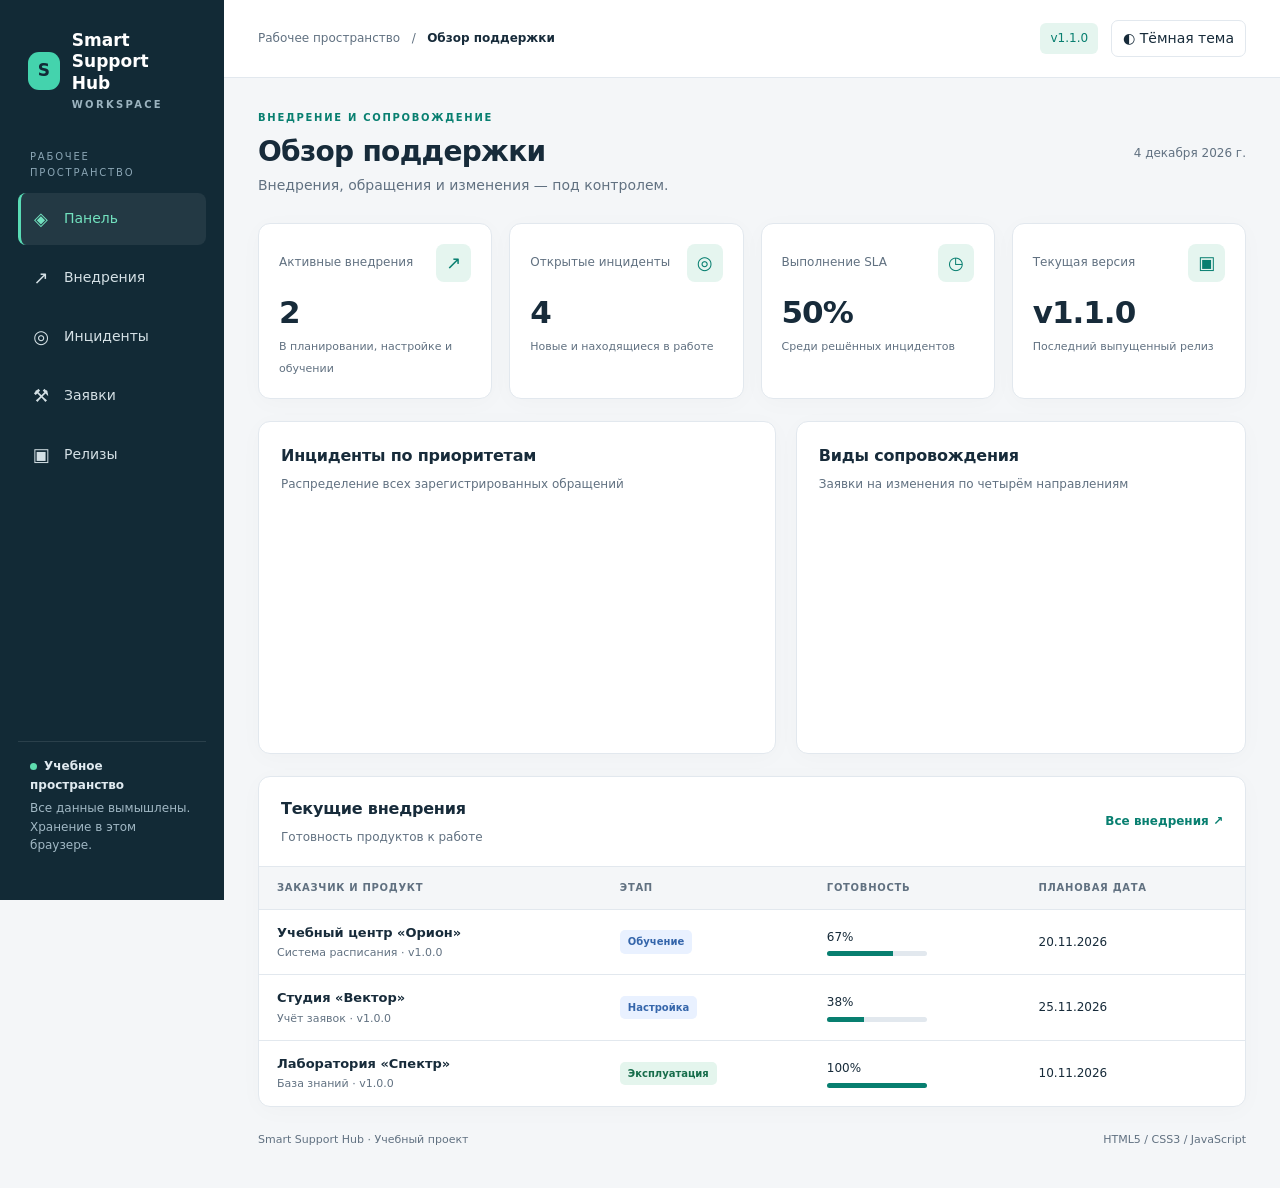
<file: index.html>
<!doctype html><html lang="ru"><head><meta charset="utf-8"><meta name="viewport" content="width=device-width,initial-scale=1"><meta name="description" content="Smart Support Hub — внедрение и сопровождение программного продукта"><title>Обзор поддержки — Smart Support Hub</title><link rel="icon" href="data:,"><link rel="stylesheet" href="assets/css/style.css?v=1.1.0"></head><body><a class="skip" href="#main">К содержимому</a><aside class="sidebar"><a class="brand" href="index.html"><span class="brand-mark">S</span><span>Smart Support<br> Hub<small>WORKSPACE</small></span></a><div class="nav-label">РАБОЧЕЕ ПРОСТРАНСТВО</div><nav class="nav" aria-label="Основная навигация"><a href="index.html" aria-current="page"><span class="nav-icon" aria-hidden="true">◈</span>Панель</a><a href="deployments.html"><span class="nav-icon" aria-hidden="true">↗</span>Внедрения</a><a href="incidents.html"><span class="nav-icon" aria-hidden="true">◎</span>Инциденты</a><a href="maintenance.html"><span class="nav-icon" aria-hidden="true">⚒</span>Заявки</a><a href="releases.html"><span class="nav-icon" aria-hidden="true">▣</span>Релизы</a></nav><div class="side-note"><strong><span class="status-dot"></span>Учебное пространство</strong>Все данные вымышлены.<br>Хранение в этом браузере.</div></aside><div class="workspace"><header class="topbar"><div class="breadcrumb">Рабочее пространство &nbsp; / &nbsp; <strong>Обзор поддержки</strong></div><div class="top-actions"><span class="version-chip" data-current-version></span><button class="theme-button" id="themeButton" type="button">Сменить тему</button></div></header><main id="main"><div class="page-heading"><div><div class="eyebrow">ВНЕДРЕНИЕ И СОПРОВОЖДЕНИЕ</div><h1>Обзор поддержки</h1><p class="muted">Внедрения, обращения и изменения — под контролем.</p></div><span class="date-label" id="today"></span></div><section class="kpis" aria-label="Основные показатели" id="kpis"></section><section class="chart-grid" aria-label="Аналитика"><article class="card chart-card"><h2>Инциденты по приоритетам</h2><p>Распределение всех зарегистрированных обращений</p><div class="chart-box"><canvas id="priorityChart" role="img" aria-label="Столбчатый график инцидентов по приоритетам"></canvas></div></article><article class="card chart-card"><h2>Виды сопровождения</h2><p>Заявки на изменения по четырём направлениям</p><div class="chart-box"><canvas id="requestChart" role="img" aria-label="Кольцевой график видов сопровождения"></canvas></div></article></section><section class="card"><div class="card-header"><div><h2>Текущие внедрения</h2><p>Готовность продуктов к работе</p></div><a class="text-link" href="deployments.html">Все внедрения ↗</a></div><div class="table-wrap"><table><thead><tr><th>Заказчик и продукт</th><th>Этап</th><th>Готовность</th><th>Плановая дата</th></tr></thead><tbody id="deploymentOverview"></tbody></table></div></section><footer class="footer"><span>Smart Support Hub · Учебный проект</span><span>HTML5 / CSS3 / JavaScript</span></footer></main></div><div id="toast" class="toast" role="status" hidden></div><script src="assets/js/data.js?v=1.1.0" defer></script><script src="assets/js/storage.js?v=1.1.0" defer></script><script src="assets/js/common.js?v=1.1.0" defer></script><script src="assets/vendor/chart.umd.js?v=1.1.0" defer></script><script src="assets/js/dashboard.js?v=1.1.0" defer></script></body></html>
</file>
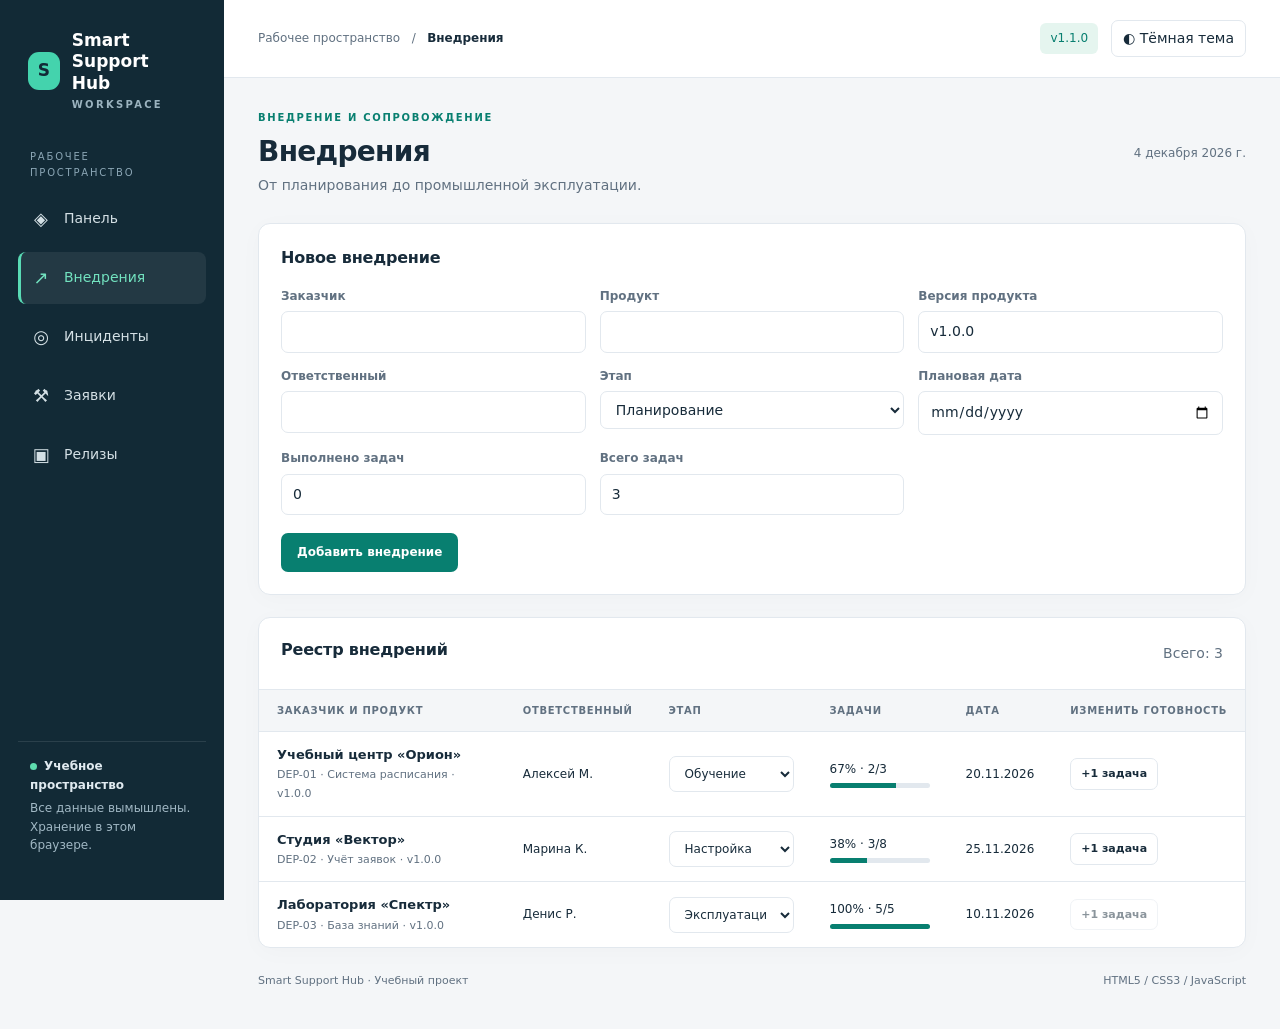
<file: deployments.html>
<!doctype html><html lang="ru"><head><meta charset="utf-8"><meta name="viewport" content="width=device-width,initial-scale=1"><meta name="description" content="Smart Support Hub — внедрение и сопровождение программного продукта"><title>Внедрения — Smart Support Hub</title><link rel="icon" href="data:,"><link rel="stylesheet" href="assets/css/style.css?v=1.1.0"></head><body><a class="skip" href="#main">К содержимому</a><aside class="sidebar"><a class="brand" href="index.html"><span class="brand-mark">S</span><span>Smart Support<br> Hub<small>WORKSPACE</small></span></a><div class="nav-label">РАБОЧЕЕ ПРОСТРАНСТВО</div><nav class="nav" aria-label="Основная навигация"><a href="index.html"><span class="nav-icon" aria-hidden="true">◈</span>Панель</a><a href="deployments.html" aria-current="page"><span class="nav-icon" aria-hidden="true">↗</span>Внедрения</a><a href="incidents.html"><span class="nav-icon" aria-hidden="true">◎</span>Инциденты</a><a href="maintenance.html"><span class="nav-icon" aria-hidden="true">⚒</span>Заявки</a><a href="releases.html"><span class="nav-icon" aria-hidden="true">▣</span>Релизы</a></nav><div class="side-note"><strong><span class="status-dot"></span>Учебное пространство</strong>Все данные вымышлены.<br>Хранение в этом браузере.</div></aside><div class="workspace"><header class="topbar"><div class="breadcrumb">Рабочее пространство &nbsp; / &nbsp; <strong>Внедрения</strong></div><div class="top-actions"><span class="version-chip" data-current-version></span><button class="theme-button" id="themeButton" type="button">Сменить тему</button></div></header><main id="main"><div class="page-heading"><div><div class="eyebrow">ВНЕДРЕНИЕ И СОПРОВОЖДЕНИЕ</div><h1>Внедрения</h1><p class="muted">От планирования до промышленной эксплуатации.</p></div><span class="date-label" id="today"></span></div><section class="card form-card"><h2>Новое внедрение</h2><form id="deploymentForm" novalidate><div class="form-grid"><div class="field"><label for="client">Заказчик</label><input id="client" name="client" required maxlength="100"></div><div class="field"><label for="product">Продукт</label><input id="product" name="product" required maxlength="100"></div><div class="field"><label for="version">Версия продукта</label><input id="version" name="version" value="v1.0.0" required></div><div class="field"><label for="owner">Ответственный</label><input id="owner" name="owner" required maxlength="80"></div><div class="field"><label for="stage">Этап</label><select id="stage" name="stage"></select></div><div class="field"><label for="plannedDate">Плановая дата</label><input id="plannedDate" name="plannedDate" type="date" required></div><div class="field"><label for="done">Выполнено задач</label><input id="done" name="done" type="number" min="0" step="1" value="0" required></div><div class="field"><label for="total">Всего задач</label><input id="total" name="total" type="number" min="1" step="1" value="3" required></div></div><div class="form-footer"><button class="button">Добавить внедрение</button><span class="error" role="alert" id="formError"></span></div></form></section><section class="card"><div class="card-header"><h2>Реестр внедрений</h2><span class="muted" id="recordCount"></span></div><div class="table-wrap"><table><thead><tr><th>Заказчик и продукт</th><th>Ответственный</th><th>Этап</th><th>Задачи</th><th>Дата</th><th>Изменить готовность</th></tr></thead><tbody id="deploymentTable"></tbody></table></div></section><footer class="footer"><span>Smart Support Hub · Учебный проект</span><span>HTML5 / CSS3 / JavaScript</span></footer></main></div><div id="toast" class="toast" role="status" hidden></div><script src="assets/js/data.js?v=1.1.0" defer></script><script src="assets/js/storage.js?v=1.1.0" defer></script><script src="assets/js/common.js?v=1.1.0" defer></script><script src="assets/js/deployments.js?v=1.1.0" defer></script></body></html>
</file>
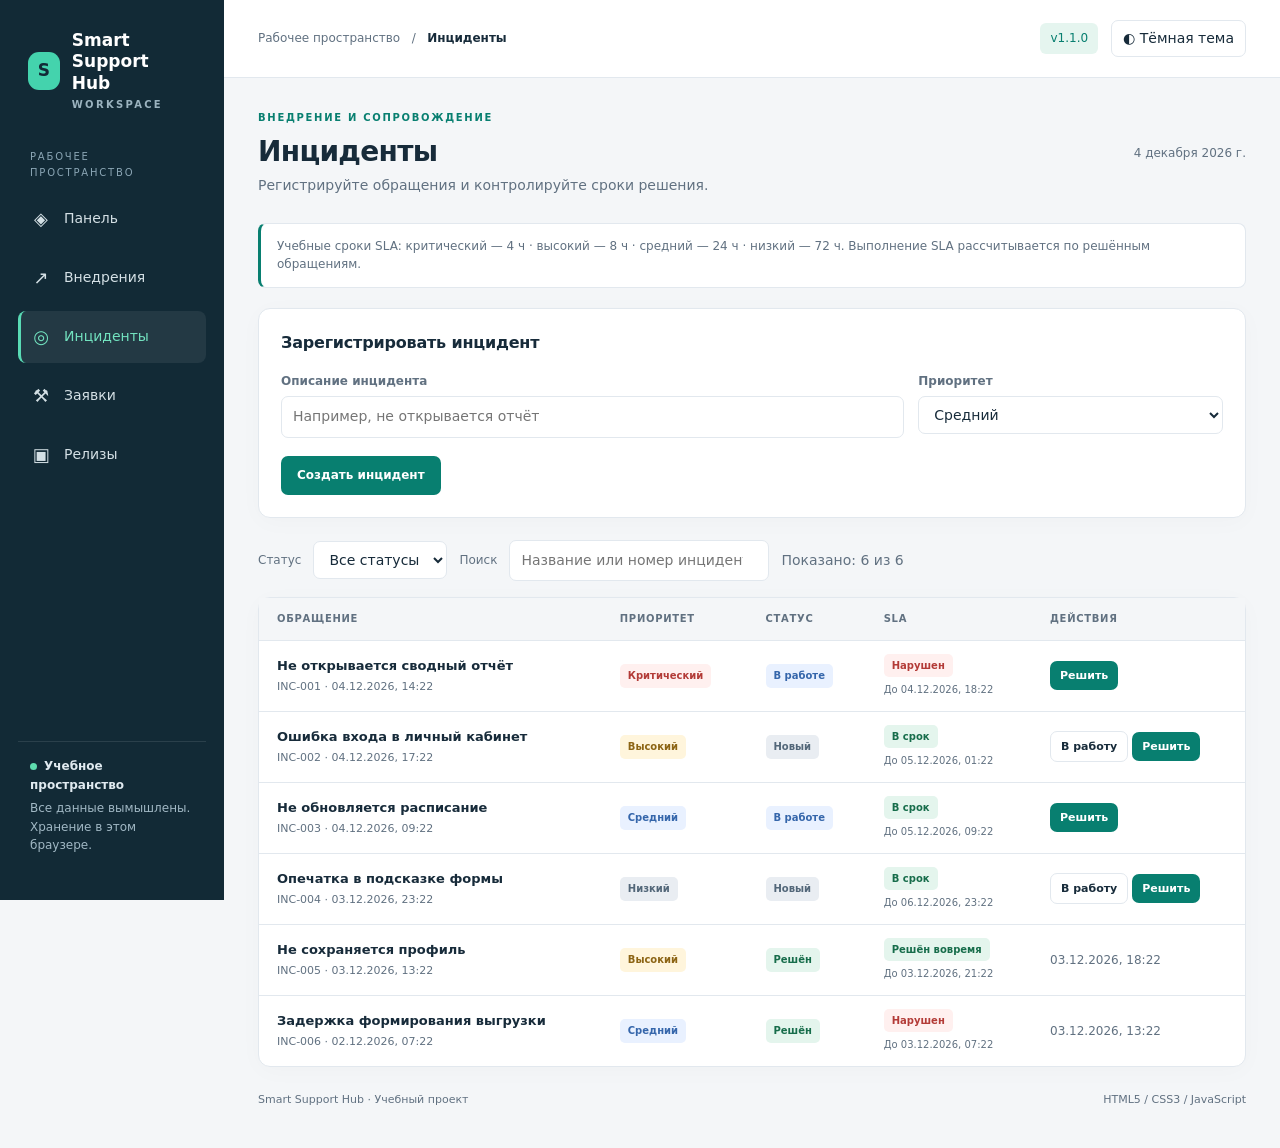
<file: incidents.html>
<!doctype html><html lang="ru"><head><meta charset="utf-8"><meta name="viewport" content="width=device-width,initial-scale=1"><meta name="description" content="Smart Support Hub — внедрение и сопровождение программного продукта"><title>Инциденты — Smart Support Hub</title><link rel="icon" href="data:,"><link rel="stylesheet" href="assets/css/style.css?v=1.1.0"></head><body><a class="skip" href="#main">К содержимому</a><aside class="sidebar"><a class="brand" href="index.html"><span class="brand-mark">S</span><span>Smart Support<br> Hub<small>WORKSPACE</small></span></a><div class="nav-label">РАБОЧЕЕ ПРОСТРАНСТВО</div><nav class="nav" aria-label="Основная навигация"><a href="index.html"><span class="nav-icon" aria-hidden="true">◈</span>Панель</a><a href="deployments.html"><span class="nav-icon" aria-hidden="true">↗</span>Внедрения</a><a href="incidents.html" aria-current="page"><span class="nav-icon" aria-hidden="true">◎</span>Инциденты</a><a href="maintenance.html"><span class="nav-icon" aria-hidden="true">⚒</span>Заявки</a><a href="releases.html"><span class="nav-icon" aria-hidden="true">▣</span>Релизы</a></nav><div class="side-note"><strong><span class="status-dot"></span>Учебное пространство</strong>Все данные вымышлены.<br>Хранение в этом браузере.</div></aside><div class="workspace"><header class="topbar"><div class="breadcrumb">Рабочее пространство &nbsp; / &nbsp; <strong>Инциденты</strong></div><div class="top-actions"><span class="version-chip" data-current-version></span><button class="theme-button" id="themeButton" type="button">Сменить тему</button></div></header><main id="main"><div class="page-heading"><div><div class="eyebrow">ВНЕДРЕНИЕ И СОПРОВОЖДЕНИЕ</div><h1>Инциденты</h1><p class="muted">Регистрируйте обращения и контролируйте сроки решения.</p></div><span class="date-label" id="today"></span></div><div class="notice">Учебные сроки SLA: критический — 4 ч · высокий — 8 ч · средний — 24 ч · низкий — 72 ч. Выполнение SLA рассчитывается по решённым обращениям.</div><section class="card form-card"><h2>Зарегистрировать инцидент</h2><form id="incidentForm" novalidate><div class="form-grid"><div class="field wide"><label for="title">Описание инцидента</label><input id="title" name="title" required maxlength="180" placeholder="Например, не открывается отчёт"></div><div class="field"><label for="priority">Приоритет</label><select id="priority" name="priority"></select></div></div><div class="form-footer"><button class="button">Создать инцидент</button><span class="error" role="alert" id="formError"></span></div></form></section><div class="filters"><label for="statusFilter">Статус</label><select id="statusFilter"><option value="all">Все статусы</option></select><label for="incidentSearch">Поиск</label><input id="incidentSearch" type="search" placeholder="Название или номер инцидента"><span id="incidentCount" class="muted"></span></div><section class="card"><div class="table-wrap"><table><thead><tr><th>Обращение</th><th>Приоритет</th><th>Статус</th><th>SLA</th><th>Действия</th></tr></thead><tbody id="incidentTable"></tbody></table></div></section><footer class="footer"><span>Smart Support Hub · Учебный проект</span><span>HTML5 / CSS3 / JavaScript</span></footer></main></div><div id="toast" class="toast" role="status" hidden></div><script src="assets/js/data.js?v=1.1.0" defer></script><script src="assets/js/storage.js?v=1.1.0" defer></script><script src="assets/js/common.js?v=1.1.0" defer></script><script src="assets/js/incidents.js?v=1.1.0" defer></script></body></html>
</file>
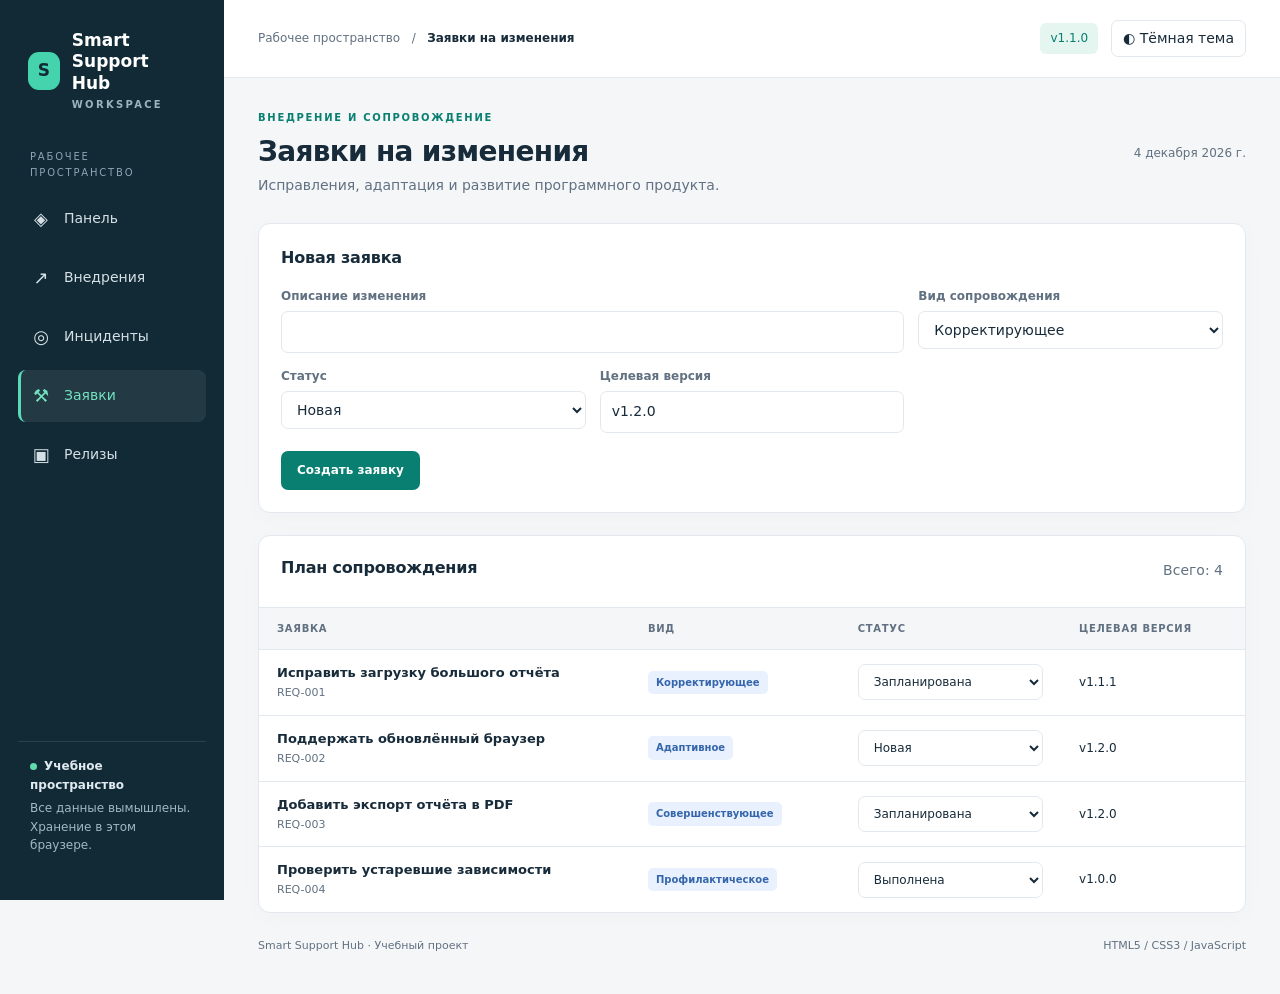
<file: maintenance.html>
<!doctype html><html lang="ru"><head><meta charset="utf-8"><meta name="viewport" content="width=device-width,initial-scale=1"><meta name="description" content="Smart Support Hub — внедрение и сопровождение программного продукта"><title>Заявки на изменения — Smart Support Hub</title><link rel="icon" href="data:,"><link rel="stylesheet" href="assets/css/style.css?v=1.1.0"></head><body><a class="skip" href="#main">К содержимому</a><aside class="sidebar"><a class="brand" href="index.html"><span class="brand-mark">S</span><span>Smart Support<br> Hub<small>WORKSPACE</small></span></a><div class="nav-label">РАБОЧЕЕ ПРОСТРАНСТВО</div><nav class="nav" aria-label="Основная навигация"><a href="index.html"><span class="nav-icon" aria-hidden="true">◈</span>Панель</a><a href="deployments.html"><span class="nav-icon" aria-hidden="true">↗</span>Внедрения</a><a href="incidents.html"><span class="nav-icon" aria-hidden="true">◎</span>Инциденты</a><a href="maintenance.html" aria-current="page"><span class="nav-icon" aria-hidden="true">⚒</span>Заявки</a><a href="releases.html"><span class="nav-icon" aria-hidden="true">▣</span>Релизы</a></nav><div class="side-note"><strong><span class="status-dot"></span>Учебное пространство</strong>Все данные вымышлены.<br>Хранение в этом браузере.</div></aside><div class="workspace"><header class="topbar"><div class="breadcrumb">Рабочее пространство &nbsp; / &nbsp; <strong>Заявки на изменения</strong></div><div class="top-actions"><span class="version-chip" data-current-version></span><button class="theme-button" id="themeButton" type="button">Сменить тему</button></div></header><main id="main"><div class="page-heading"><div><div class="eyebrow">ВНЕДРЕНИЕ И СОПРОВОЖДЕНИЕ</div><h1>Заявки на изменения</h1><p class="muted">Исправления, адаптация и развитие программного продукта.</p></div><span class="date-label" id="today"></span></div><section class="card form-card"><h2>Новая заявка</h2><form id="requestForm" novalidate><div class="form-grid"><div class="field wide"><label for="requestTitle">Описание изменения</label><input id="requestTitle" name="title" required maxlength="180"></div><div class="field"><label for="type">Вид сопровождения</label><select id="type" name="type"></select></div><div class="field"><label for="requestStatus">Статус</label><select id="requestStatus" name="status"></select></div><div class="field"><label for="targetVersion">Целевая версия</label><input id="targetVersion" name="targetVersion" value="v1.2.0" required></div></div><div class="form-footer"><button class="button">Создать заявку</button><span class="error" role="alert" id="formError"></span></div></form></section><section class="card"><div class="card-header"><h2>План сопровождения</h2><span class="muted" id="recordCount"></span></div><div class="table-wrap"><table><thead><tr><th>Заявка</th><th>Вид</th><th>Статус</th><th>Целевая версия</th></tr></thead><tbody id="requestTable"></tbody></table></div></section><footer class="footer"><span>Smart Support Hub · Учебный проект</span><span>HTML5 / CSS3 / JavaScript</span></footer></main></div><div id="toast" class="toast" role="status" hidden></div><script src="assets/js/data.js?v=1.1.0" defer></script><script src="assets/js/storage.js?v=1.1.0" defer></script><script src="assets/js/common.js?v=1.1.0" defer></script><script src="assets/js/maintenance.js?v=1.1.0" defer></script></body></html>
</file>
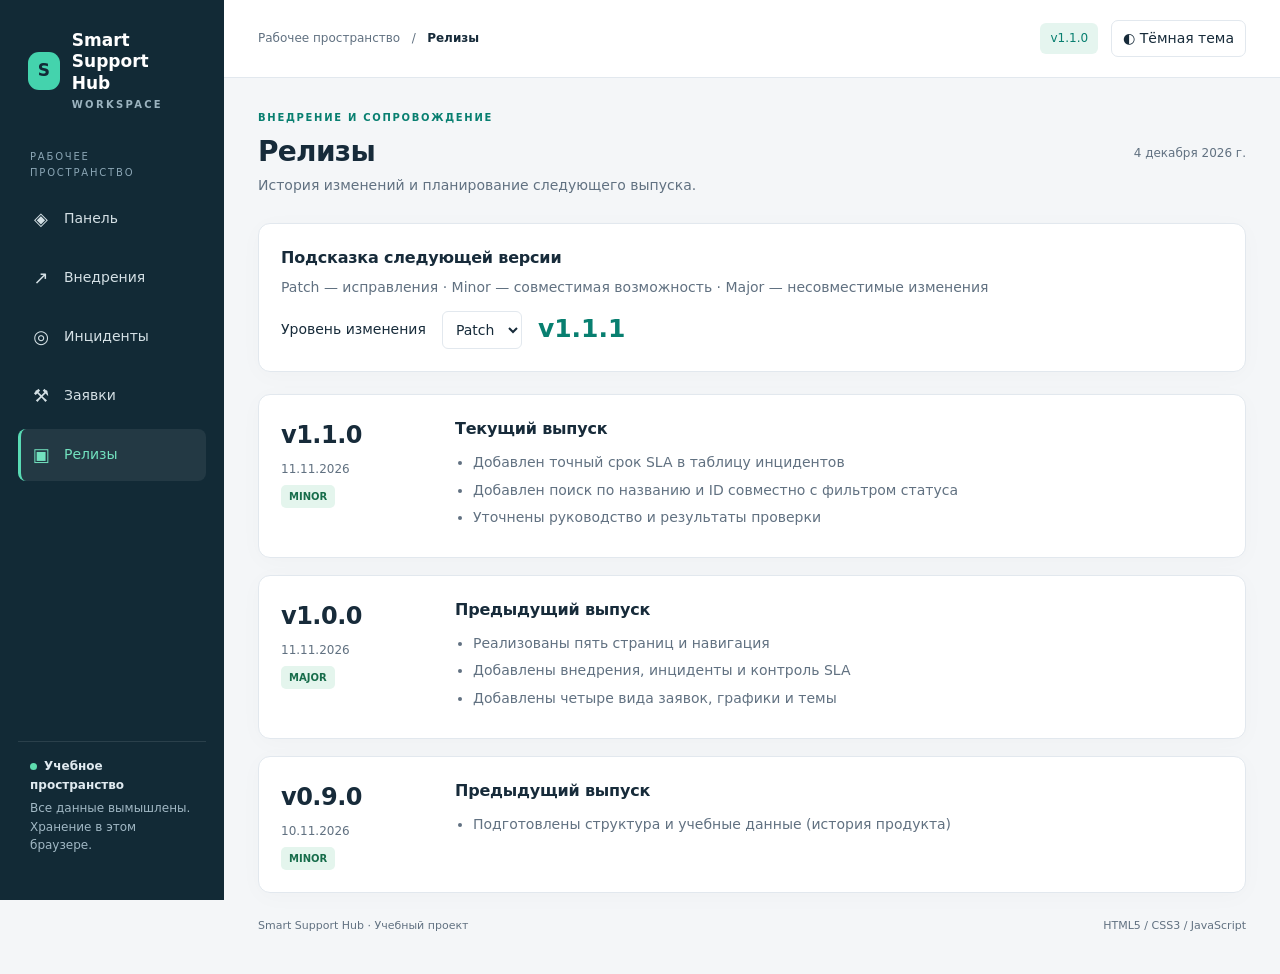
<file: releases.html>
<!doctype html><html lang="ru"><head><meta charset="utf-8"><meta name="viewport" content="width=device-width,initial-scale=1"><meta name="description" content="Smart Support Hub — внедрение и сопровождение программного продукта"><title>Релизы — Smart Support Hub</title><link rel="icon" href="data:,"><link rel="stylesheet" href="assets/css/style.css?v=1.1.0"></head><body><a class="skip" href="#main">К содержимому</a><aside class="sidebar"><a class="brand" href="index.html"><span class="brand-mark">S</span><span>Smart Support<br> Hub<small>WORKSPACE</small></span></a><div class="nav-label">РАБОЧЕЕ ПРОСТРАНСТВО</div><nav class="nav" aria-label="Основная навигация"><a href="index.html"><span class="nav-icon" aria-hidden="true">◈</span>Панель</a><a href="deployments.html"><span class="nav-icon" aria-hidden="true">↗</span>Внедрения</a><a href="incidents.html"><span class="nav-icon" aria-hidden="true">◎</span>Инциденты</a><a href="maintenance.html"><span class="nav-icon" aria-hidden="true">⚒</span>Заявки</a><a href="releases.html" aria-current="page"><span class="nav-icon" aria-hidden="true">▣</span>Релизы</a></nav><div class="side-note"><strong><span class="status-dot"></span>Учебное пространство</strong>Все данные вымышлены.<br>Хранение в этом браузере.</div></aside><div class="workspace"><header class="topbar"><div class="breadcrumb">Рабочее пространство &nbsp; / &nbsp; <strong>Релизы</strong></div><div class="top-actions"><span class="version-chip" data-current-version></span><button class="theme-button" id="themeButton" type="button">Сменить тему</button></div></header><main id="main"><div class="page-heading"><div><div class="eyebrow">ВНЕДРЕНИЕ И СОПРОВОЖДЕНИЕ</div><h1>Релизы</h1><p class="muted">История изменений и планирование следующего выпуска.</p></div><span class="date-label" id="today"></span></div><section class="card form-card"><h2>Подсказка следующей версии</h2><p class="muted">Patch — исправления · Minor — совместимая возможность · Major — несовместимые изменения</p><div class="semver"><label for="releaseLevel">Уровень изменения</label><select id="releaseLevel"><option value="patch">Patch</option><option value="minor">Minor</option><option value="major">Major</option></select><output id="nextVersion" for="releaseLevel"></output></div></section><section class="release-list" id="releaseList" aria-label="История релизов"></section><footer class="footer"><span>Smart Support Hub · Учебный проект</span><span>HTML5 / CSS3 / JavaScript</span></footer></main></div><div id="toast" class="toast" role="status" hidden></div><script src="assets/js/data.js?v=1.1.0" defer></script><script src="assets/js/storage.js?v=1.1.0" defer></script><script src="assets/js/common.js?v=1.1.0" defer></script><script src="assets/js/releases.js?v=1.1.0" defer></script></body></html>
</file>
<file: assets/css/style.css>
:root{--bg:#f4f6f8;--card:#fff;--text:#172b3a;--muted:#617181;--line:#e2e8ee;--accent:#087f70;--soft:#e5f5ef;--sidebar:#122a36;--shadow:0 4px 24px #14293506;color-scheme:light}
:root[data-theme=dark]{--bg:#10212b;--card:#172e3a;--text:#edf4f8;--muted:#a7bac6;--line:#2c4654;--accent:#70dfc5;--soft:#21453f;--sidebar:#0a1a23;--shadow:none;color-scheme:dark}
*{box-sizing:border-box}body{margin:0;background:var(--bg);color:var(--text);font:14px/1.55 'DejaVu Sans','Segoe UI',Arial,sans-serif}a{color:inherit}button,input,select,textarea{font:inherit}button,a,input,select,textarea{outline-offset:4px}button{cursor:pointer}button:focus-visible,a:focus-visible{outline:3px solid #37bcaa}button:disabled{opacity:.5;cursor:default}.skip{position:absolute;left:260px;top:-60px;background:var(--card);padding:12px;z-index:99}.skip:focus{top:8px}.sidebar{width:224px;position:fixed;inset:0 auto 0 0;background:var(--sidebar);color:#d4e0e5;padding:30px 18px;display:flex;flex-direction:column;z-index:4}.brand{text-decoration:none;display:flex;gap:12px;align-items:center;color:#fff;font-weight:750;font-size:17px;line-height:1.25;padding:0 10px 30px}.brand-mark{display:grid;place-items:center;background:#44d3ad;color:#122a36;width:36px;height:38px;border-radius:11px;font-weight:800}.brand small{display:block;font-size:10px;color:#9bb3bf;letter-spacing:2.3px;margin-top:5px}.nav-label{font-size:10px;letter-spacing:1.8px;color:#8ba6b5;margin:8px 12px 13px}.nav{display:grid;gap:7px}.nav a{text-decoration:none;padding:12px;border-radius:8px;display:flex;align-items:center;gap:12px;font-size:14px}.nav a:hover{background:#ffffff0a}.nav a[aria-current=page]{background:#ffffff12;color:#72e2bf;border-left:3px solid #59dbb5;padding-left:9px}.nav-icon{width:22px;text-align:center;font-size:18px}.side-note{margin-top:auto;padding:15px 12px;border-top:1px solid #ffffff1a;font-size:12px;color:#a1b8c4}.side-note strong{display:block;color:#e0eaf0;margin-bottom:5px}.status-dot{display:inline-block;width:7px;height:7px;background:#5edcaf;border-radius:50%;margin-right:7px}.workspace{margin-left:224px;min-width:0}.topbar{height:78px;padding:0 34px;display:flex;justify-content:space-between;align-items:center;background:var(--card);border-bottom:1px solid var(--line);gap:12px}.breadcrumb{color:var(--muted);font-size:12px}.breadcrumb strong{color:var(--text);font-weight:600}.top-actions{display:flex;align-items:center;gap:13px}.version-chip{font-size:12px;color:var(--accent);background:var(--soft);padding:6px 10px;border-radius:6px}.theme-button{background:transparent;border:1px solid var(--line);color:var(--text);padding:7px 11px;border-radius:7px}main{max-width:1600px;margin:auto;padding:32px 34px 40px}h1{font-size:28px;letter-spacing:-.7px;margin:2px 0 7px;line-height:1.2}h2{font-size:16px;margin:0 0 6px;letter-spacing:-.2px}h3{font-size:15px;margin:0 0 6px}p{margin:0 0 12px}.muted{color:var(--muted)}.eyebrow{font-size:10px;letter-spacing:1.7px;text-transform:uppercase;color:var(--accent);font-weight:700;margin-bottom:9px}.page-heading{display:flex;justify-content:space-between;align-items:center;gap:16px;margin-bottom:26px}.page-heading p{margin:0}.date-label{color:var(--muted);font-size:12px}.kpis{display:grid;grid-template-columns:repeat(4,minmax(0,1fr));gap:17px;margin-bottom:22px}.card{background:var(--card);border:1px solid var(--line);border-radius:12px;box-shadow:var(--shadow)}.kpi{padding:20px}.kpi-top{display:flex;justify-content:space-between;align-items:center;color:var(--muted);font-size:12px}.kpi-icon{color:var(--accent);background:var(--soft);border-radius:8px;padding:5px 10px;font-size:18px}.kpi-value{display:block;font-size:31px;letter-spacing:-1px;font-weight:720;margin:10px 0 3px;line-height:1.3}.kpi small{font-size:11px;color:var(--muted)}.chart-grid{display:grid;grid-template-columns:1.15fr 1fr;gap:20px;margin-bottom:22px}.chart-card{padding:22px}.chart-card p{font-size:12px;color:var(--muted)}.chart-box{height:225px;position:relative}.card-header{display:flex;justify-content:space-between;align-items:center;gap:10px;padding:20px 22px;border-bottom:1px solid var(--line)}.card-header p{margin:0;font-size:12px;color:var(--muted)}.text-link{font-size:12px;color:var(--accent);text-decoration:none;font-weight:650}.table-wrap{overflow-x:auto;max-width:100%;border-radius:0 0 12px 12px}table{width:100%;border-collapse:collapse;white-space:nowrap}th{background:var(--bg);color:var(--muted);font-size:10px;letter-spacing:.7px;text-transform:uppercase;font-weight:650;text-align:left}td,th{padding:13px 18px;border-bottom:1px solid var(--line);vertical-align:middle}tbody tr:last-child td{border-bottom:0}td{font-size:12px}.title-cell{min-width:200px;max-width:300px;white-space:normal}.title-cell strong{display:block;font-size:13px;font-weight:600}.title-cell small{color:var(--muted);font-size:11px}.badge{display:inline-block;border-radius:5px;padding:4px 8px;font-size:10px;font-weight:650;background:#e9edf2;color:#536779}.badge.green{background:#e4f5ed;color:#176d4b}.badge.red{background:#fff0ef;color:#b33b37}.badge.amber{background:#fff5dc;color:#8c6414}.badge.blue{background:#e9f1ff;color:#3566ab}:root[data-theme=dark] .badge{filter:brightness(.8) saturate(.8)}.progress{width:100px;height:5px;background:var(--line);border-radius:5px;margin-top:5px;overflow:hidden}.progress>i{display:block;height:100%;background:var(--accent)}.form-card{padding:22px;margin:0 0 22px}.form-grid{display:grid;grid-template-columns:repeat(3,minmax(0,1fr));gap:14px;margin-top:16px}.field{display:grid;gap:6px;align-content:start;min-width:0}.field label{font-size:12px;color:var(--muted);font-weight:600}.field input,.field select,.field textarea,.filters input,.filters select,td select{border:1px solid var(--line);background:var(--card);color:var(--text);padding:9px 11px;border-radius:7px;width:100%;min-width:0}.field textarea{min-height:80px;resize:vertical}.wide{grid-column:span 2}.form-footer{margin-top:18px;display:flex;align-items:center;gap:15px}.button{border:0;border-radius:7px;background:var(--accent);color:var(--card);font-weight:650;padding:10px 16px;font-size:12px;text-decoration:none;display:inline-block}.button.secondary{border:1px solid var(--line);background:var(--card);color:var(--text)}.button.small{padding:6px 10px;font-size:11px}.error{color:#ba3b36;font-size:12px}.notice{border:1px solid var(--line);border-left:3px solid var(--accent);background:var(--card);padding:13px 16px;border-radius:8px;font-size:12px;color:var(--muted);margin:0 0 20px}.filters{display:flex;align-items:center;gap:12px;flex-wrap:wrap;margin-bottom:16px}.filters label{font-size:12px;color:var(--muted)}.filters select{width:auto}.filters input{width:260px}.release-list{display:grid;gap:17px}.release{padding:22px;display:grid;grid-template-columns:150px 1fr;gap:24px}.release .version{font-size:24px;letter-spacing:-.5px;font-weight:700}.release ul{padding-left:18px;margin:10px 0 0;color:var(--muted)}.release li{margin:6px 0}.release-date{color:var(--muted);font-size:12px;margin:6px 0}.empty{text-align:center;padding:35px;color:var(--muted)}.toast{position:fixed;bottom:22px;right:22px;z-index:20;background:var(--sidebar);color:#fff;box-shadow:0 5px 30px #0003;padding:13px 20px;border-radius:8px;max-width:calc(100vw - 30px)}.footer{font-size:11px;color:var(--muted);margin-top:24px;display:flex;gap:12px;justify-content:space-between}.sla-date{display:block;color:var(--muted);font-size:10px;margin-top:5px}.semver{display:flex;align-items:center;gap:16px;flex-wrap:wrap}.semver output{font-size:25px;font-weight:700;color:var(--accent)}.semver select{padding:9px;border:1px solid var(--line);border-radius:6px;background:var(--card);color:var(--text)}
@media(max-width:1100px){.sidebar{width:192px}.workspace{margin-left:192px}main{padding:25px 22px}.topbar{padding:0 22px}.kpis{grid-template-columns:repeat(2,minmax(0,1fr))}.chart-grid{grid-template-columns:1fr 1fr}.form-grid{grid-template-columns:repeat(2,minmax(0,1fr))}}
@media(max-width:700px){.sidebar{position:static;width:100%;padding:16px}.brand{padding:0 0 14px;font-size:15px}.brand small{display:none}.brand br{display:none}.brand-mark{width:30px;height:30px}.nav-label,.side-note{display:none}.nav{display:flex;gap:4px;flex-wrap:wrap}.nav a{font-size:11px;padding:7px 9px;gap:4px}.nav a[aria-current=page]{border-left:0;border-bottom:2px solid #59dbb5;padding:7px 9px}.nav-icon{font-size:14px;width:16px}.workspace{margin-left:0}.topbar{height:auto;min-height:60px;padding:12px 16px;flex-wrap:wrap}.breadcrumb{font-size:11px}.top-actions{gap:8px}.theme-button{font-size:11px}main{padding:24px 16px}h1{font-size:24px}.page-heading{align-items:flex-start}.date-label{display:none}.kpis{gap:10px}.kpi{padding:15px}.kpi-top{font-size:11px}.kpi-value{font-size:27px}.kpi-icon{display:none}.chart-grid{grid-template-columns:1fr;gap:15px}.chart-card{padding:18px}.chart-box{height:215px}.form-grid{grid-template-columns:1fr}.wide{grid-column:auto}.form-card{padding:18px}.form-footer{align-items:flex-start;flex-direction:column}.release{grid-template-columns:1fr;gap:10px}.filters{align-items:stretch}.filters input{width:100%}.footer{flex-direction:column;gap:3px}.skip{left:15px}.card-header{padding:18px}.notice{font-size:11px}}
.card,.chart-box{min-width:0}
@media(min-width:701px) and (max-width:1000px){.chart-grid{grid-template-columns:minmax(0,1fr)}.topbar{height:auto;min-height:78px;flex-wrap:wrap;padding:14px 22px}.page-heading{flex-wrap:wrap}.date-label{display:none}}
</file>
